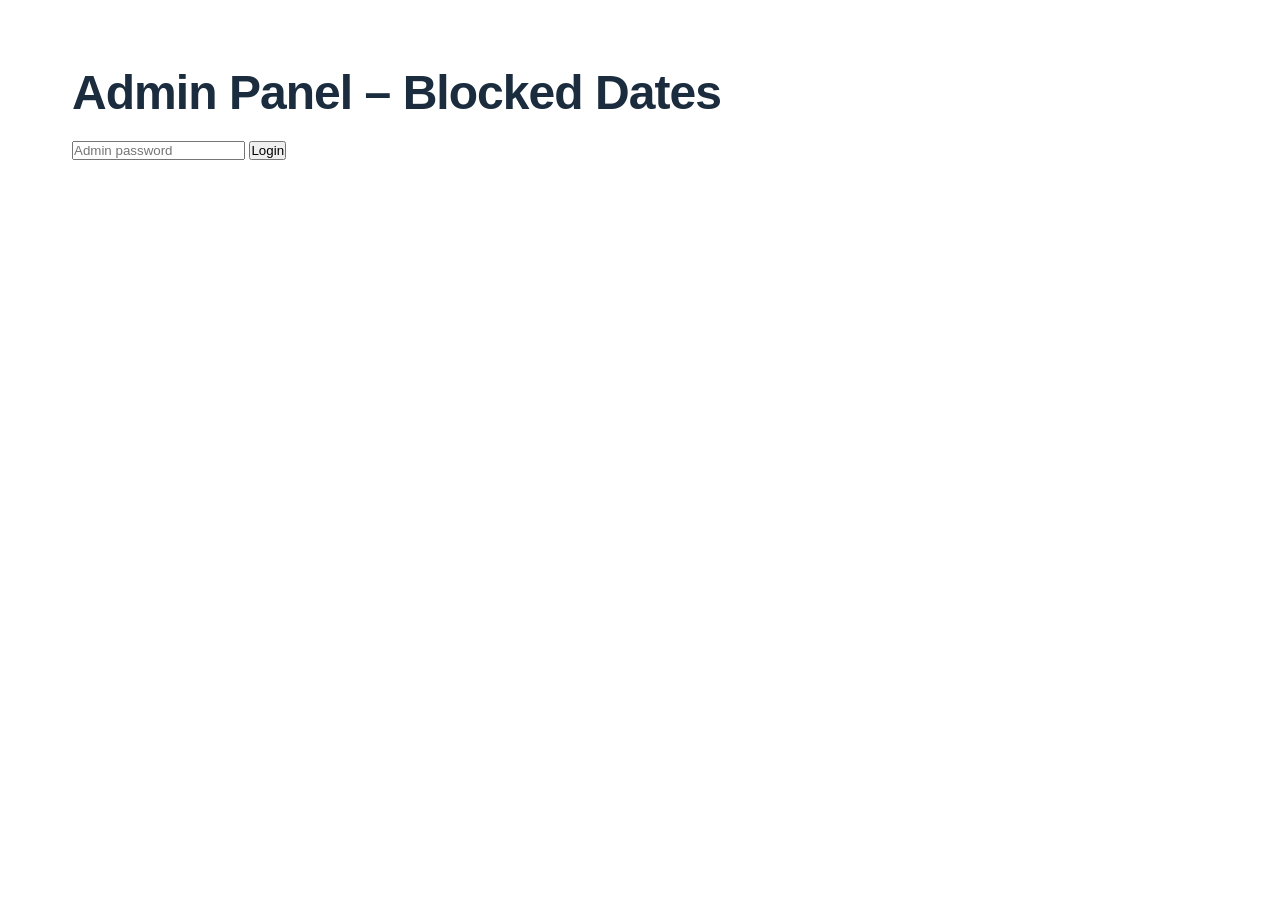
<file: admin.html>
<!DOCTYPE html>
<html>
<head><title>Admin – BoxCycle Availability</title><link rel="stylesheet" href="css/style.css"><style>.admin-container{max-width:1200px;margin:2rem auto;padding:2rem;background:#fff;border-radius:32px;}</style></head>
<body>
<div class="admin-container">
    <h1>Admin Panel – Blocked Dates</h1>
    <div id="loginSection">
        <input type="password" id="adminPass" placeholder="Admin password">
        <button onclick="authenticate()">Login</button>
    </div>
    <div id="adminContent" style="display:none;">
        <h2>Add blocked date range</h2>
        <input type="date" id="blockStart"> to <input type="date" id="blockEnd">
        <input type="text" id="blockReason" placeholder="Reason (e.g., Booked by customer)">
        <button onclick="addBlockedRange()">Block</button>
        <h2>Current blocked ranges</h2>
        <ul id="blockedList"></ul>
        <h2>Netlify Form Submissions</h2>
        <button onclick="fetchSubmissions()">Load submissions</button>
        <pre id="submissionsOutput"></pre>
    </div>
</div>
<script>
    let adminToken = '';
    function authenticate() {
        const pwd = document.getElementById('adminPass').value;
        // Simple hardcoded password – replace with env or Netlify Identity
        if(pwd === 'BoxCycleAdmin2026') {
            adminToken = pwd;
            document.getElementById('loginSection').style.display = 'none';
            document.getElementById('adminContent').style.display = 'block';
            loadBlockedRanges();
        } else { alert('Wrong password'); }
    }
    async function loadBlockedRanges() {
        const res = await fetch('/.netlify/functions/blocked-dates');
        const data = await res.json();
        const list = document.getElementById('blockedList');
        list.innerHTML = data.blockedRanges.map(r => `<li>${r.start} → ${r.end} (${r.reason})</li>`).join('');
    }
    async function addBlockedRange() {
        const start = document.getElementById('blockStart').value;
        const end = document.getElementById('blockEnd').value;
        const reason = document.getElementById('blockReason').value;
        if(!start || !end) return alert('Enter dates');
        const res = await fetch('/.netlify/functions/blocked-dates', {
            method: 'POST',
            headers: { 'Content-Type': 'application/json', 'x-admin-key': adminToken },
            body: JSON.stringify({ start, end, reason })
        });
        if(res.ok) { alert('Blocked added'); loadBlockedRanges(); }
        else alert('Error');
    }
    async function fetchSubmissions() {
        // Requires a separate function that calls Netlify API (needs NETLIFY_API_TOKEN)
        const res = await fetch('/.netlify/functions/get-submissions');
        const data = await res.json();
        document.getElementById('submissionsOutput').innerText = JSON.stringify(data, null, 2);
    }
</script>
</body>
</html>
</file>
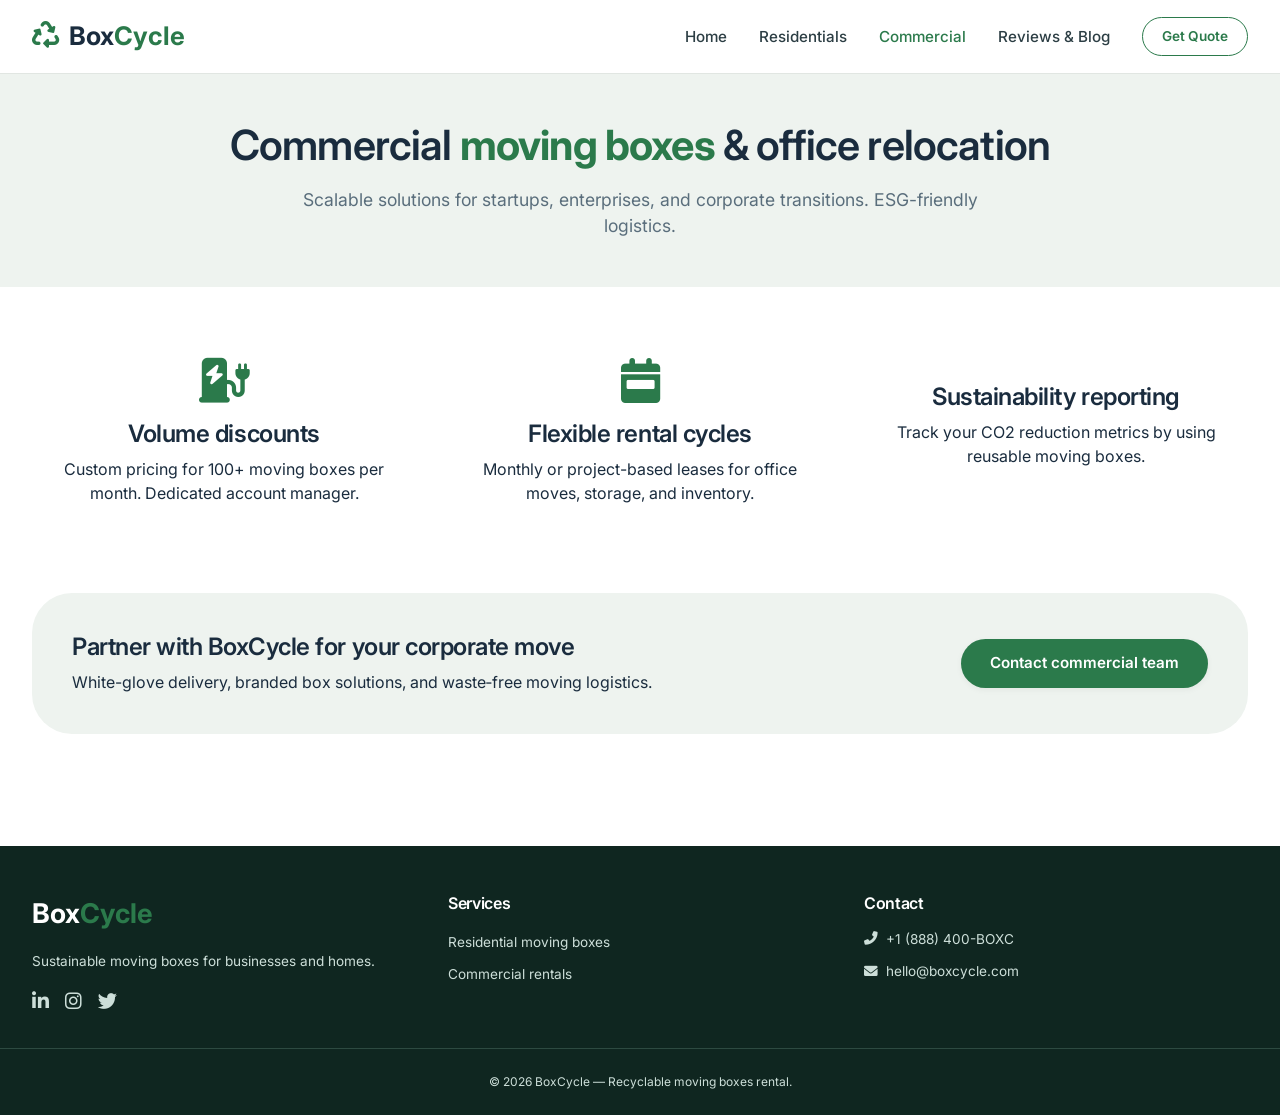
<file: commercial.html>
<!DOCTYPE html>
<html lang="en">
<head>
    <meta charset="UTF-8">
    <meta name="viewport" content="width=device-width, initial-scale=1.0">
    <title>Commercial Moving Boxes Rental – Office Relocation | BoxCycle</title>
    <meta name="description" content="Scalable reusable moving boxes for businesses. Volume discounts, ESG reporting, white-glove delivery. Reduce your office move carbon footprint.">
    <meta name="keywords" content="commercial moving boxes, office move, reusable moving boxes, corporate relocation, green moving">
    <meta name="robots" content="index, follow">
    <link rel="canonical" href="https://www.boxcycle.com/commercial.html">
    <meta property="og:title" content="Commercial Moving Boxes Rental – BoxCycle">
    <meta property="og:description" content="Eco-friendly office moving solutions. Custom rental plans for any business size.">
    <link rel="preconnect" href="https://fonts.googleapis.com">
    <link rel="preconnect" href="https://fonts.gstatic.com" crossorigin>
    <link href="https://fonts.googleapis.com/css2?family=Inter:opsz,wght@300;400;500;600;700&display=swap" rel="stylesheet">
    <link rel="stylesheet" href="https://cdnjs.cloudflare.com/ajax/libs/font-awesome/6.0.0-beta3/css/all.min.css">
    <link rel="stylesheet" href="css/style.css">
</head>
<body>

    <header class="site-header">
        <div class="container nav-container">
            <div class="logo">
                <a href="index.html">
                    <span class="logo-icon"><i class="fas fa-recycle"></i></span>
                    <span class="logo-text">Box<span class="accent">Cycle</span></span>
                </a>
            </div>
            <nav class="main-nav">
                <ul class="nav-list">
                    <li><a href="index.html" class="nav-link">Home</a></li>
                    <li><a href="residentials.html" class="nav-link">Residentials</a></li>
                    <li><a href="commercial.html" class="nav-link active">Commercial</a></li>
                    <li><a href="reviews-blog.html" class="nav-link">Reviews & Blog</a></li>
                </ul>
                <div class="nav-cta">
                    <a href="#" class="btn btn-outline" id="quoteBtn">Get Quote</a>
                </div>
            </nav>
            <button class="mobile-menu-toggle" aria-label="Menu">
                <i class="fas fa-bars"></i>
            </button>
        </div>
    </header>

    <main>
        <section class="page-hero dark-bg">
            <div class="container">
                <h1>Commercial <strong>moving boxes</strong> & office relocation</h1>
                <p>Scalable solutions for startups, enterprises, and corporate transitions. ESG-friendly logistics.</p>
            </div>
        </section>
        <section class="commercial-benefits">
            <div class="container">
                <div class="benefits-grid">
                    <div class="benefit-item">
                        <i class="fas fa-charging-station"></i>
                        <h3>Volume discounts</h3>
                        <p>Custom pricing for 100+ moving boxes per month. Dedicated account manager.</p>
                    </div>
                    <div class="benefit-item">
                        <i class="fas fa-calendar-week"></i>
                        <h3>Flexible rental cycles</h3>
                        <p>Monthly or project-based leases for office moves, storage, and inventory.</p>
                    </div>
                    <div class="benefit-item">
                        <i class="fas fa-chart-simple"></i>
                        <h3>Sustainability reporting</h3>
                        <p>Track your CO2 reduction metrics by using reusable moving boxes.</p>
                    </div>
                </div>
                <div class="commercial-cta-card">
                    <div class="cta-text">
                        <h3>Partner with BoxCycle for your corporate move</h3>
                        <p>White-glove delivery, branded box solutions, and waste‑free moving logistics.</p>
                    </div>
                    <a href="request-quote.html" class="btn btn-primary" id="commercialContactBtn">Contact commercial team</a>
                </div>
            </div>
        </section>
    </main>

    <footer class="site-footer">
        <div class="container footer-grid">
            <div class="footer-brand">
                <div class="logo-text">Box<span class="accent">Cycle</span></div>
                <p>Sustainable moving boxes for businesses and homes.</p>
                <div class="social-links">
                    <a href="#" aria-label="LinkedIn"><i class="fab fa-linkedin-in"></i></a>
                    <a href="#" aria-label="Instagram"><i class="fab fa-instagram"></i></a>
                    <a href="#" aria-label="Twitter"><i class="fab fa-twitter"></i></a>
                </div>
            </div>
            <div class="footer-links">
                <h4>Services</h4>
                <ul>
                    <li><a href="residentials.html">Residential moving boxes</a></li>
                    <li><a href="commercial.html">Commercial rentals</a></li>
                </ul>
            </div>
            <div class="footer-contact">
                <h4>Contact</h4>
                <p><i class="fas fa-phone-alt"></i> +1 (888) 400-BOXC</p>
                <p><i class="fas fa-envelope"></i> hello@boxcycle.com</p>
            </div>
        </div>
        <div class="footer-bottom">
            <p>© 2026 BoxCycle — Recyclable moving boxes rental.</p>
        </div>
    </footer>

    <script src="js/script.js"></script>
</body>
</html>
</file>
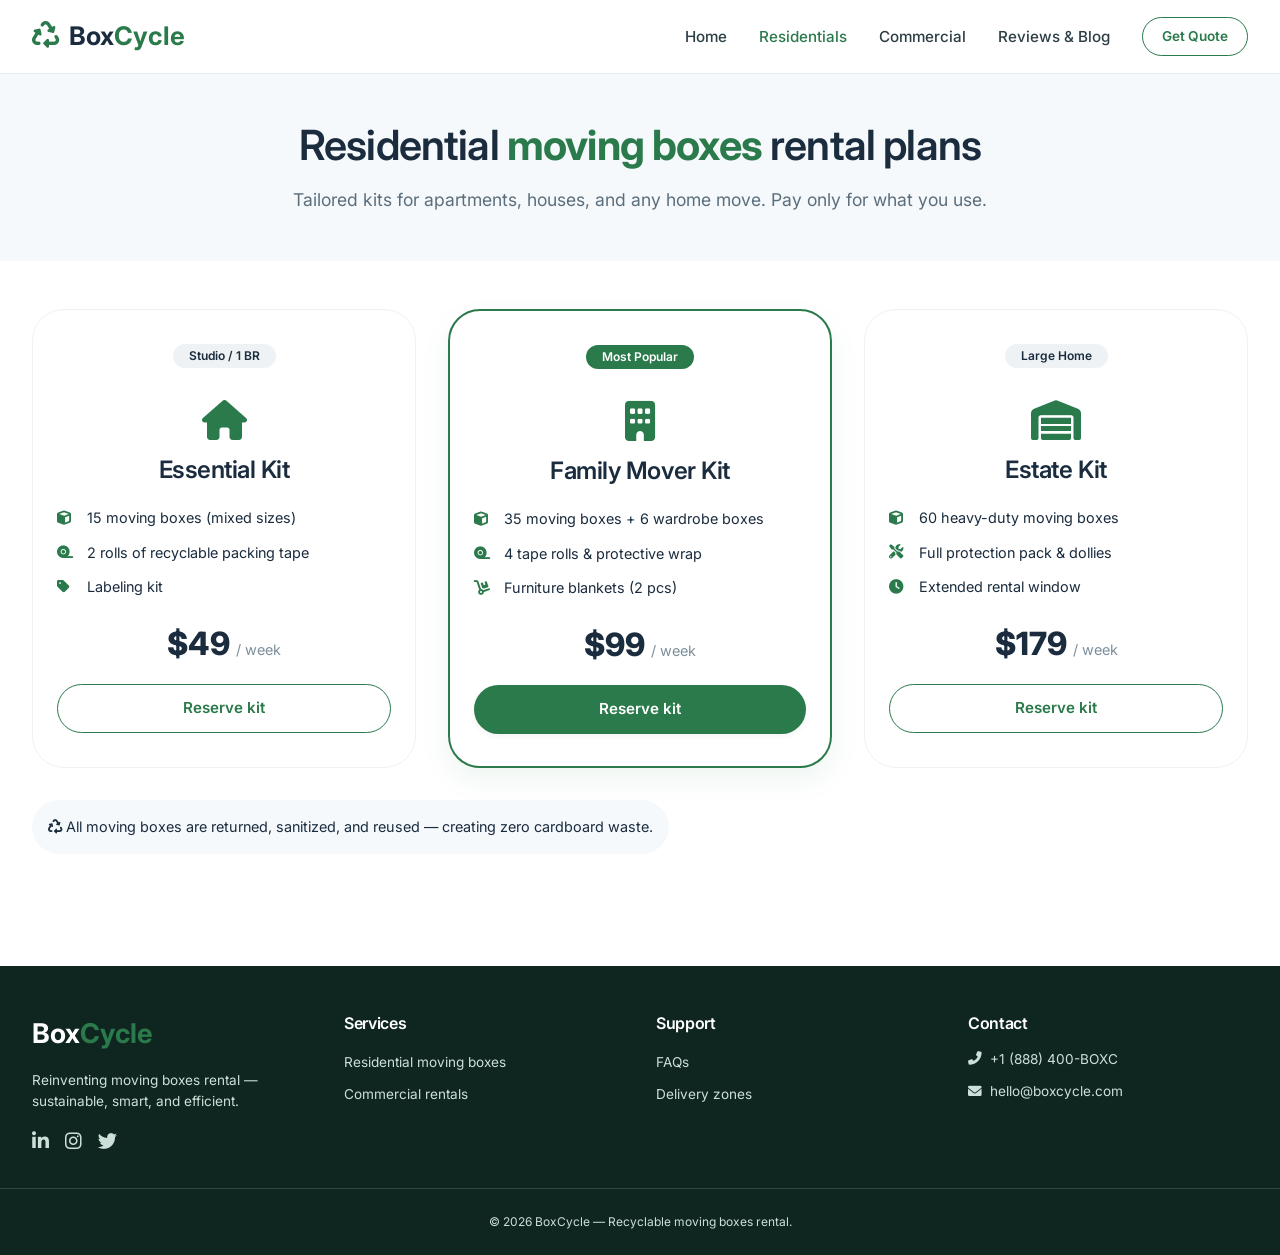
<file: residentials.html>
<!DOCTYPE html>
<html lang="en">
<head>
    <meta charset="UTF-8">
    <meta name="viewport" content="width=device-width, initial-scale=1.0">
    <title>Residential Moving Boxes Rental – Home Moving Kits | BoxCycle</title>
    <meta name="description" content="Rent moving boxes for apartments and houses. Choose our Essential, Family Mover, or Estate kits. Free delivery, recyclable boxes. Start your green move today.">
    <meta name="keywords" content="residential moving boxes, rent moving boxes, home move, reusable moving boxes, moving kits">
    <meta name="robots" content="index, follow">
    <link rel="canonical" href="https://www.boxcycle.com/residentials.html">
    <meta property="og:title" content="Residential Moving Boxes Rental – BoxCycle">
    <meta property="og:description" content="Affordable, eco-friendly moving boxes for your home. No cardboard waste.">
    <meta property="og:type" content="website">
    <link rel="preconnect" href="https://fonts.googleapis.com">
    <link rel="preconnect" href="https://fonts.gstatic.com" crossorigin>
    <link href="https://fonts.googleapis.com/css2?family=Inter:opsz,wght@14..32,300;400;500;600;700&display=swap" rel="stylesheet">
    <link rel="stylesheet" href="https://cdnjs.cloudflare.com/ajax/libs/font-awesome/6.0.0-beta3/css/all.min.css">
    <link rel="stylesheet" href="css/style.css">
</head>
<body>

    <header class="site-header">
        <div class="container nav-container">
            <div class="logo">
                <a href="index.html">
                    <span class="logo-icon"><i class="fas fa-recycle"></i></span>
                    <span class="logo-text">Box<span class="accent">Cycle</span></span>
                </a>
            </div>
            <nav class="main-nav">
                <ul class="nav-list">
                    <li><a href="index.html" class="nav-link">Home</a></li>
                    <li><a href="residentials.html" class="nav-link active">Residentials</a></li>
                    <li><a href="commercial.html" class="nav-link">Commercial</a></li>
                    <li><a href="reviews-blog.html" class="nav-link">Reviews & Blog</a></li>
                </ul>
                <div class="nav-cta">
                    <a href="#" class="btn btn-outline" id="quoteBtn">Get Quote</a>
                </div>
            </nav>
            <button class="mobile-menu-toggle" aria-label="Menu">
                <i class="fas fa-bars"></i>
            </button>
        </div>
    </header>

    <main>
        <section class="page-hero alt-bg">
            <div class="container">
                <h1>Residential <strong>moving boxes</strong> rental plans</h1>
                <p>Tailored kits for apartments, houses, and any home move. Pay only for what you use.</p>
            </div>
        </section>
        <section class="pricing-kits">
            <div class="container">
                <div class="kit-grid">
                    <div class="kit-card">
                        <div class="kit-badge">Studio / 1 BR</div>
                        <div class="kit-icon"><i class="fas fa-home"></i></div>
                        <h3>Essential Kit</h3>
                        <div class="kit-details">
                            <ul>
                                <li><i class="fas fa-cube"></i> 15 moving boxes (mixed sizes)</li>
                                <li><i class="fas fa-tape"></i> 2 rolls of recyclable packing tape</li>
                                <li><i class="fas fa-tag"></i> Labeling kit</li>
                            </ul>
                        </div>
                        <div class="kit-price">$49 <span>/ week</span></div>
                        <a href="request-quote.html" class="btn btn-outline full-width reserve-btn">Reserve kit</a>
                    </div>
                    <div class="kit-card featured">
                        <div class="kit-badge">Most Popular</div>
                        <div class="kit-icon"><i class="fas fa-building"></i></div>
                        <h3>Family Mover Kit</h3>
                        <div class="kit-details">
                            <ul>
                                <li><i class="fas fa-cube"></i> 35 moving boxes + 6 wardrobe boxes</li>
                                <li><i class="fas fa-tape"></i> 4 tape rolls & protective wrap</li>
                                <li><i class="fas fa-dolly"></i> Furniture blankets (2 pcs)</li>
                            </ul>
                        </div>
                        <div class="kit-price">$99 <span>/ week</span></div>
                        <a href="request-quote.html" class="btn btn-primary full-width reserve-btn">Reserve kit</a>
                    </div>
                    <div class="kit-card">
                        <div class="kit-badge">Large Home</div>
                        <div class="kit-icon"><i class="fas fa-warehouse"></i></div>
                        <h3>Estate Kit</h3>
                        <div class="kit-details">
                            <ul>
                                <li><i class="fas fa-cube"></i> 60 heavy-duty moving boxes</li>
                                <li><i class="fas fa-tools"></i> Full protection pack & dollies</li>
                                <li><i class="fas fa-clock"></i> Extended rental window</li>
                            </ul>
                        </div>
                        <div class="kit-price">$179 <span>/ week</span></div>
                        <a href="request-quote.html" class="btn btn-outline full-width reserve-btn">Reserve kit</a>
                    </div>
                </div>
                <div class="info-note">
                    <i class="fas fa-recycle"></i> All moving boxes are returned, sanitized, and reused — creating zero cardboard waste.
                </div>
            </div>
        </section>
    </main>

    <footer class="site-footer">
        <div class="container footer-grid">
            <div class="footer-brand">
                <div class="logo-text">Box<span class="accent">Cycle</span></div>
                <p>Reinventing moving boxes rental — sustainable, smart, and efficient.</p>
                <div class="social-links">
                    <a href="#" aria-label="LinkedIn"><i class="fab fa-linkedin-in"></i></a>
                    <a href="#" aria-label="Instagram"><i class="fab fa-instagram"></i></a>
                    <a href="#" aria-label="Twitter"><i class="fab fa-twitter"></i></a>
                </div>
            </div>
            <div class="footer-links">
                <h4>Services</h4>
                <ul>
                    <li><a href="residentials.html">Residential moving boxes</a></li>
                    <li><a href="commercial.html">Commercial rentals</a></li>
                </ul>
            </div>
            <div class="footer-links">
                <h4>Support</h4>
                <ul>
                    <li><a href="#">FAQs</a></li>
                    <li><a href="#">Delivery zones</a></li>
                </ul>
            </div>
            <div class="footer-contact">
                <h4>Contact</h4>
                <p><i class="fas fa-phone-alt"></i> +1 (888) 400-BOXC</p>
                <p><i class="fas fa-envelope"></i> hello@boxcycle.com</p>
            </div>
        </div>
        <div class="footer-bottom">
            <p>© 2026 BoxCycle — Recyclable moving boxes rental.</p>
        </div>
    </footer>

    <script src="js/script.js"></script>
</body>
</html>
</file>
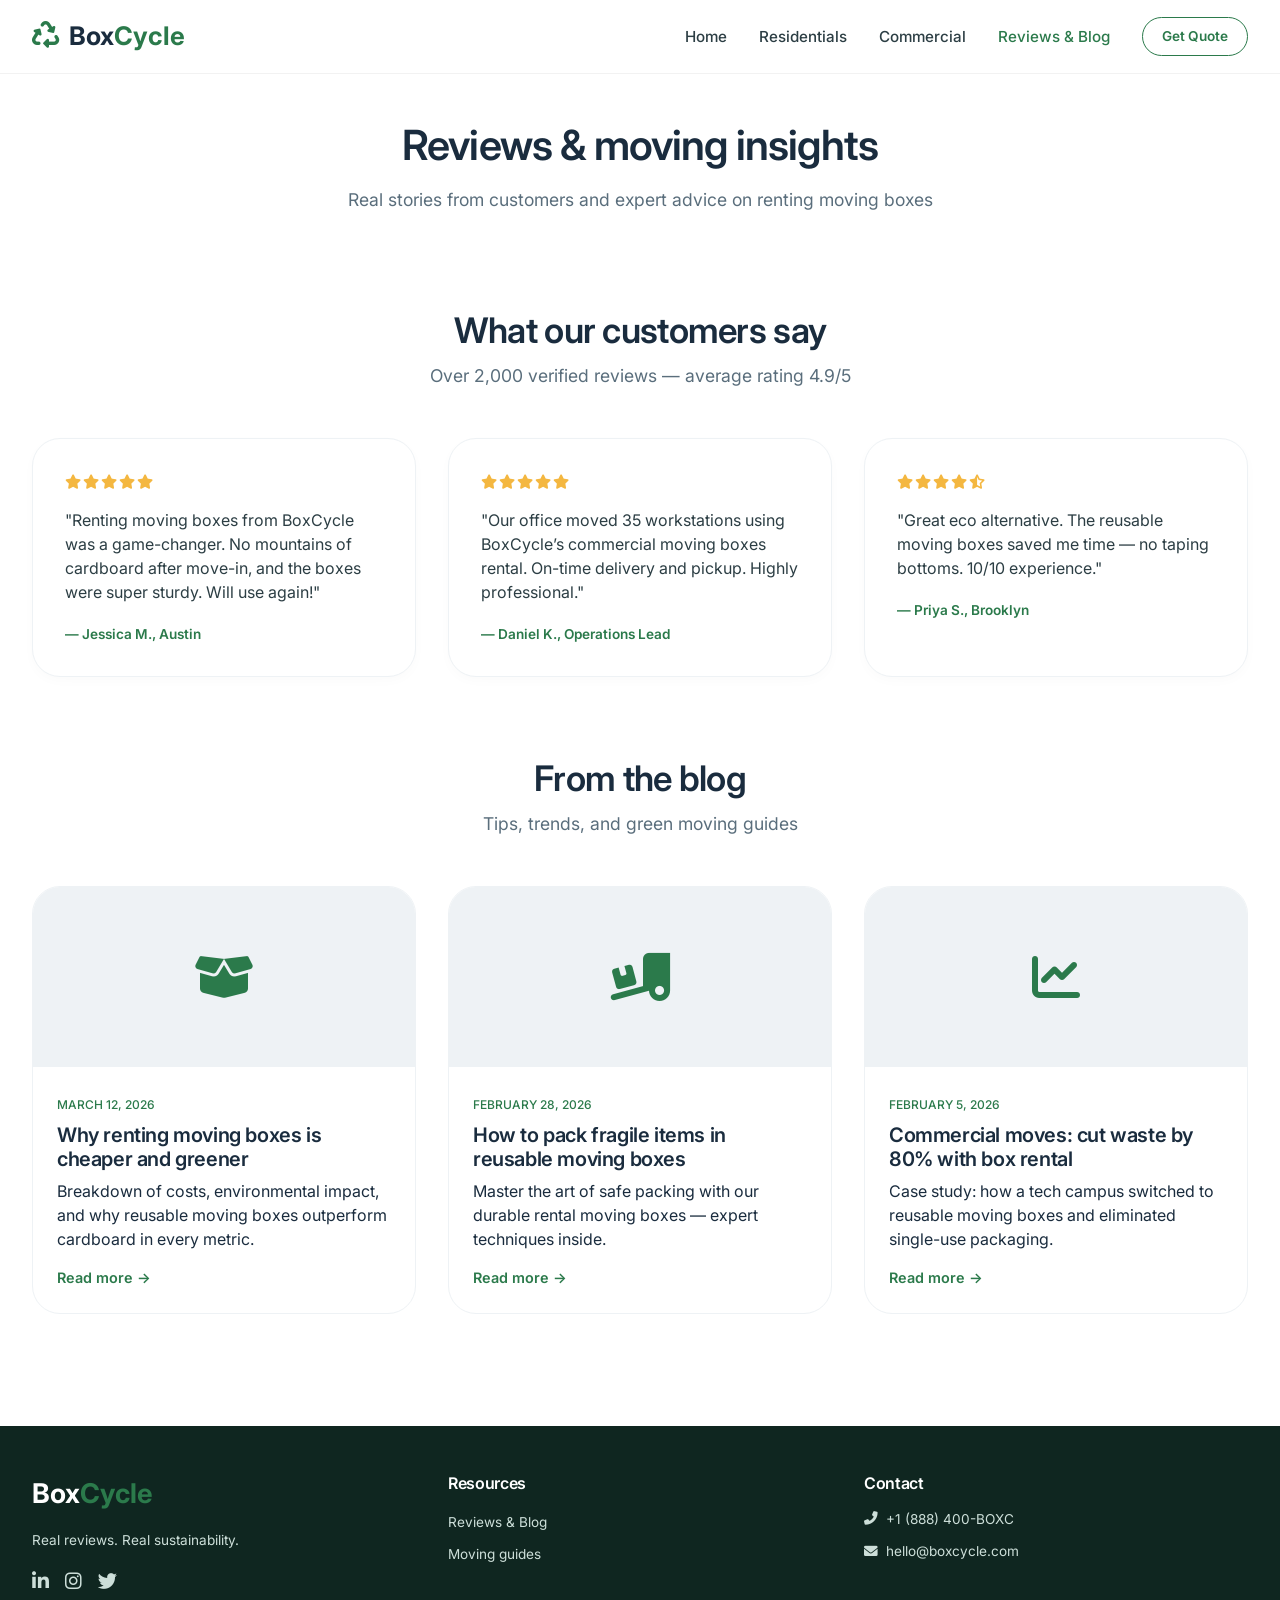
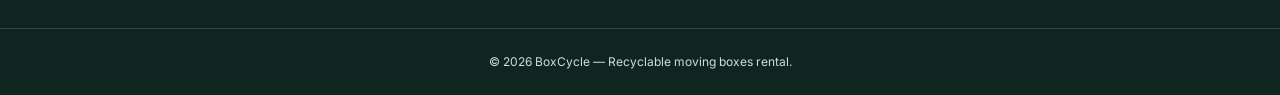
<file: reviews-blog.html>
<!DOCTYPE html>
<html lang="en">
<head>
    <meta charset="UTF-8">
    <meta name="viewport" content="width=device-width, initial-scale=1.0">
    <title>Customer Reviews & Moving Blog | BoxCycle</title>
    <meta name="description" content="Read verified reviews from customers who rented moving boxes. Plus expert blog posts on green moving, packing tips, and sustainability.">
    <meta name="keywords" content="moving boxes reviews, reusable moving boxes blog, eco moving tips, box rental testimonials">
    <meta name="robots" content="index, follow">
    <link rel="canonical" href="https://www.boxcycle.com/reviews-blog.html">
    <meta property="og:title" content="Reviews & Blog – BoxCycle">
    <meta property="og:description" content="Real customer stories and moving insights.">
    <link rel="preconnect" href="https://fonts.googleapis.com">
    <link rel="preconnect" href="https://fonts.gstatic.com" crossorigin>
    <link href="https://fonts.googleapis.com/css2?family=Inter:opsz,wght@300;400;500;600;700&display=swap" rel="stylesheet">
    <link rel="stylesheet" href="https://cdnjs.cloudflare.com/ajax/libs/font-awesome/6.0.0-beta3/css/all.min.css">
    <link rel="stylesheet" href="css/style.css">
</head>
<body>

    <header class="site-header">
        <div class="container nav-container">
            <div class="logo">
                <a href="index.html">
                    <span class="logo-icon"><i class="fas fa-recycle"></i></span>
                    <span class="logo-text">Box<span class="accent">Cycle</span></span>
                </a>
            </div>
            <nav class="main-nav">
                <ul class="nav-list">
                    <li><a href="index.html" class="nav-link">Home</a></li>
                    <li><a href="residentials.html" class="nav-link">Residentials</a></li>
                    <li><a href="commercial.html" class="nav-link">Commercial</a></li>
                    <li><a href="reviews-blog.html" class="nav-link active">Reviews & Blog</a></li>
                </ul>
                <div class="nav-cta">
                    <a href="#" class="btn btn-outline" id="quoteBtn">Get Quote</a>
                </div>
            </nav>
            <button class="mobile-menu-toggle" aria-label="Menu">
                <i class="fas fa-bars"></i>
            </button>
        </div>
    </header>

    <main>
        <section class="page-hero">
            <div class="container">
                <h1>Reviews & moving insights</h1>
                <p>Real stories from customers and expert advice on renting moving boxes</p>
            </div>
        </section>

        <section class="reviews-section">
            <div class="container">
                <div class="section-title">
                    <h2>What our customers say</h2>
                    <p>Over 2,000 verified reviews — average rating 4.9/5</p>
                </div>
                <div class="reviews-grid">
                    <div class="review-card">
                        <div class="rating">
                            <i class="fas fa-star"></i><i class="fas fa-star"></i><i class="fas fa-star"></i><i class="fas fa-star"></i><i class="fas fa-star"></i>
                        </div>
                        <p>"Renting moving boxes from BoxCycle was a game-changer. No mountains of cardboard after move-in, and the boxes were super sturdy. Will use again!"</p>
                        <div class="reviewer">— Jessica M., Austin</div>
                    </div>
                    <div class="review-card">
                        <div class="rating">
                            <i class="fas fa-star"></i><i class="fas fa-star"></i><i class="fas fa-star"></i><i class="fas fa-star"></i><i class="fas fa-star"></i>
                        </div>
                        <p>"Our office moved 35 workstations using BoxCycle’s commercial moving boxes rental. On-time delivery and pickup. Highly professional."</p>
                        <div class="reviewer">— Daniel K., Operations Lead</div>
                    </div>
                    <div class="review-card">
                        <div class="rating">
                            <i class="fas fa-star"></i><i class="fas fa-star"></i><i class="fas fa-star"></i><i class="fas fa-star"></i><i class="fas fa-star-half-alt"></i>
                        </div>
                        <p>"Great eco alternative. The reusable moving boxes saved me time — no taping bottoms. 10/10 experience."</p>
                        <div class="reviewer">— Priya S., Brooklyn</div>
                    </div>
                </div>
            </div>
        </section>

        <section class="blog-section">
            <div class="container">
                <div class="section-title">
                    <h2>From the blog</h2>
                    <p>Tips, trends, and green moving guides</p>
                </div>
                <div class="blog-grid">
                    <article class="blog-card">
                        <div class="blog-image-placeholder"><i class="fas fa-box-open"></i></div>
                        <div class="blog-content">
                            <span class="blog-date">March 12, 2026</span>
                            <h3>Why renting moving boxes is cheaper and greener</h3>
                            <p>Breakdown of costs, environmental impact, and why reusable moving boxes outperform cardboard in every metric.</p>
                            <a href="#" class="read-more">Read more →</a>
                        </div>
                    </article>
                    <article class="blog-card">
                        <div class="blog-image-placeholder"><i class="fas fa-truck-ramp-box"></i></div>
                        <div class="blog-content">
                            <span class="blog-date">February 28, 2026</span>
                            <h3>How to pack fragile items in reusable moving boxes</h3>
                            <p>Master the art of safe packing with our durable rental moving boxes — expert techniques inside.</p>
                            <a href="#" class="read-more">Read more →</a>
                        </div>
                    </article>
                    <article class="blog-card">
                        <div class="blog-image-placeholder"><i class="fas fa-chart-line"></i></div>
                        <div class="blog-content">
                            <span class="blog-date">February 5, 2026</span>
                            <h3>Commercial moves: cut waste by 80% with box rental</h3>
                            <p>Case study: how a tech campus switched to reusable moving boxes and eliminated single-use packaging.</p>
                            <a href="#" class="read-more">Read more →</a>
                        </div>
                    </article>
                </div>
            </div>
        </section>
    </main>

    <footer class="site-footer">
        <div class="container footer-grid">
            <div class="footer-brand">
                <div class="logo-text">Box<span class="accent">Cycle</span></div>
                <p>Real reviews. Real sustainability.</p>
                <div class="social-links">
                    <a href="#" aria-label="LinkedIn"><i class="fab fa-linkedin-in"></i></a>
                    <a href="#" aria-label="Instagram"><i class="fab fa-instagram"></i></a>
                    <a href="#" aria-label="Twitter"><i class="fab fa-twitter"></i></a>
                </div>
            </div>
            <div class="footer-links">
                <h4>Resources</h4>
                <ul>
                    <li><a href="reviews-blog.html">Reviews & Blog</a></li>
                    <li><a href="#">Moving guides</a></li>
                </ul>
            </div>
            <div class="footer-contact">
                <h4>Contact</h4>
                <p><i class="fas fa-phone-alt"></i> +1 (888) 400-BOXC</p>
                <p><i class="fas fa-envelope"></i> hello@boxcycle.com</p>
            </div>
        </div>
        <div class="footer-bottom">
            <p>© 2026 BoxCycle — Recyclable moving boxes rental.</p>
        </div>
    </footer>

    <script src="js/script.js"></script>
</body>
</html>
</file>
<file: css/style.css>
* {
    margin: 0;
    padding: 0;
    box-sizing: border-box;
}
body {
    font-family: 'Inter', sans-serif;
    background-color: #ffffff;
    color: #1a2c3e;
    line-height: 1.5;
    scroll-behavior: smooth;
}
.container {
    max-width: 1280px;
    margin: 0 auto;
    padding: 0 32px;
}
h1, h2, h3, h4 {
    font-weight: 600;
    line-height: 1.2;
    letter-spacing: -0.02em;
}
h1 { font-size: 3rem; margin-bottom: 1rem; }
h2 { font-size: 2rem; margin-bottom: 0.75rem; }
h3 { font-size: 1.5rem; margin-bottom: 0.5rem; }
.section-title {
    text-align: center;
    margin-bottom: 3rem;
}
.section-title h2 {
    font-size: 2.2rem;
    margin-bottom: 0.75rem;
}
.section-title p {
    color: #5a6e7c;
    font-size: 1.1rem;
}
.highlight, .accent { color: #2b7a4b; }
strong { color: #2b7a4b; font-weight: 700; }
.btn {
    display: inline-flex;
    align-items: center;
    justify-content: center;
    gap: 0.5rem;
    padding: 0.75rem 1.75rem;
    font-weight: 600;
    border-radius: 40px;
    text-decoration: none;
    transition: all 0.25s ease;
    font-size: 0.95rem;
    cursor: pointer;
    border: 1px solid transparent;
}
.btn-primary {
    background-color: #2b7a4b;
    color: white;
    box-shadow: 0 2px 6px rgba(0,0,0,0.05);
}
.btn-primary:hover {
    background-color: #1f5f3a;
    transform: translateY(-2px);
    box-shadow: 0 8px 20px rgba(43,122,75,0.2);
}
.btn-secondary {
    background-color: #eef2f5;
    color: #1a2c3e;
    border: 1px solid #d0dae0;
}
.btn-secondary:hover {
    background-color: #e2e9ef;
    transform: translateY(-2px);
}
.btn-outline {
    background: transparent;
    border-color: #2b7a4b;
    color: #2b7a4b;
}
.btn-outline:hover {
    background: #2b7a4b10;
    border-color: #1f5f3a;
}
.full-width { width: 100%; justify-content: center; }
.site-header {
    background: #ffffff;
    box-shadow: 0 1px 0 rgba(0,0,0,0.05);
    position: sticky;
    top: 0;
    z-index: 1000;
}
.nav-container {
    display: flex;
    justify-content: space-between;
    align-items: center;
    padding: 1rem 32px;
}
.logo a {
    display: flex;
    align-items: center;
    gap: 10px;
    text-decoration: none;
    font-size: 1.6rem;
    font-weight: 700;
    color: #1a2c3e;
}
.logo-icon { font-size: 1.7rem; color: #2b7a4b; }
.logo-text .accent { color: #2b7a4b; }
.main-nav {
    display: flex;
    align-items: center;
    gap: 2rem;
}
.nav-list {
    display: flex;
    list-style: none;
    gap: 2rem;
}
.nav-link {
    text-decoration: none;
    font-weight: 500;
    color: #2c3e44;
    transition: color 0.2s;
    font-size: 0.95rem;
}
.nav-link:hover, .nav-link.active { color: #2b7a4b; }
.nav-cta .btn-outline { padding: 0.5rem 1.2rem; font-size: 0.85rem; }
.mobile-menu-toggle {
    display: none;
    background: none;
    border: none;
    font-size: 1.6rem;
    cursor: pointer;
    color: #1a2c3e;
}
/* Hero */
.hero {
    padding: 4rem 0 3rem;
    background: linear-gradient(135deg, #fafcfb 0%, #ffffff 100%);
}
.hero-grid {
    display: grid;
    grid-template-columns: 1fr 0.9fr;
    gap: 3rem;
    align-items: center;
}
.hero-text h1 { font-size: 3.2rem; line-height: 1.2; margin-bottom: 1.5rem; }
.hero-text p { font-size: 1.1rem; color: #4a5b68; margin-bottom: 2rem; }
.hero-buttons { display: flex; gap: 1rem; margin-bottom: 2rem; }
.hero-stats {
    display: flex;
    gap: 2rem;
    border-top: 1px solid #e2e8f0;
    padding-top: 1.5rem;
}
.hero-stats div span {
    font-weight: 800;
    font-size: 1.5rem;
    display: block;
    color: #1f5f3a;
}
.hero-visual { display: flex; justify-content: center; }
.hero-card-stack {
    background: #eef2f5;
    width: 280px;
    height: 280px;
    border-radius: 40px;
    display: flex;
    align-items: center;
    justify-content: center;
    position: relative;
    box-shadow: 0 20px 35px -12px rgba(0,0,0,0.1);
}
.hero-card-stack i { font-size: 7rem; color: #2b7a4b; opacity: 0.8; }
.floating-badge {
    position: absolute;
    bottom: 20px;
    background: white;
    padding: 0.4rem 1rem;
    border-radius: 50px;
    font-weight: 600;
    font-size: 0.8rem;
    box-shadow: 0 4px 12px rgba(0,0,0,0.05);
}
/* Features */
.features { padding: 4rem 0; background: #ffffff; }
.features-grid {
    display: grid;
    grid-template-columns: repeat(auto-fit, minmax(260px, 1fr));
    gap: 2rem;
}
.feature-card {
    background: #ffffff;
    padding: 1.8rem;
    border-radius: 28px;
    border: 1px solid #eef2f5;
    transition: all 0.25s;
    box-shadow: 0 4px 10px rgba(0,0,0,0.02);
}
.feature-card:hover {
    transform: translateY(-5px);
    border-color: #cbdde6;
    box-shadow: 0 12px 28px rgba(0,0,0,0.05);
}
.feature-card i { font-size: 2.5rem; color: #2b7a4b; margin-bottom: 1rem; }
.feature-card h3 { font-size: 1.3rem; margin-bottom: 0.5rem; }
.feature-card p { color: #5a6e7c; font-size: 0.95rem; }
/* Locations + Map */
.locations-section { padding: 3rem 0 5rem; background: #f9fbfc; }
.map-card {
    background: white;
    border-radius: 28px;
    overflow: hidden;
    box-shadow: 0 8px 24px rgba(0,0,0,0.05);
    display: grid;
    grid-template-columns: 2fr 1fr;
}
#location-map { height: 380px; width: 100%; background: #eef2f5; z-index: 1; }
.map-locations-list {
    padding: 2rem;
    background: #ffffff;
    display: flex;
    flex-direction: column;
    gap: 1rem;
}
.map-locations-list div {
    display: flex;
    align-items: center;
    gap: 0.75rem;
    font-size: 0.95rem;
    color: #1a2c3e;
}
.map-locations-list i { color: #2b7a4b; width: 22px; }
.cta-section {
    background: #2b7a4b0c;
    padding: 4rem 0;
    text-align: center;
    border-top: 1px solid #e2e8f0;
    border-bottom: 1px solid #e2e8f0;
}
.cta-section h3 { font-size: 1.8rem; margin-bottom: 1.5rem; }
/* Page hero (secondary) */
.page-hero { padding: 3rem 0; text-align: center; background: #ffffff; }
.page-hero.alt-bg { background: #f6f9fc; }
.page-hero.dark-bg { background: #eef3ef; }
.page-hero h1 { font-size: 2.6rem; }
.page-hero p { font-size: 1.1rem; color: #5a6e7c; max-width: 700px; margin: 0 auto; }
/* Residential kits */
.pricing-kits { padding: 3rem 0 5rem; }
.kit-grid {
    display: grid;
    grid-template-columns: repeat(auto-fit, minmax(280px, 1fr));
    gap: 2rem;
    margin-bottom: 2rem;
}
.kit-card {
    background: white;
    border-radius: 32px;
    padding: 2rem 1.5rem;
    border: 1px solid #eef2f5;
    transition: 0.2s;
    text-align: center;
    position: relative;
}
.kit-card.featured { border: 2px solid #2b7a4b; box-shadow: 0 12px 28px rgba(43,122,75,0.08); }
.kit-badge {
    display: inline-block;
    background: #eef2f5;
    padding: 0.2rem 1rem;
    border-radius: 40px;
    font-size: 0.75rem;
    font-weight: 600;
    margin-bottom: 1rem;
}
.kit-card.featured .kit-badge { background: #2b7a4b; color: white; }
.kit-icon i { font-size: 2.5rem; color: #2b7a4b; margin: 1rem 0; }
.kit-details ul { text-align: left; list-style: none; margin: 1rem 0; }
.kit-details li {
    padding: 0.4rem 0;
    display: flex;
    align-items: center;
    gap: 0.6rem;
    font-size: 0.9rem;
}
.kit-details li i { width: 20px; color: #2b7a4b; font-size: 0.9rem; }
.kit-price { font-size: 2rem; font-weight: 800; margin: 1rem 0; }
.kit-price span { font-size: 0.9rem; font-weight: 400; color: #7c8e9a; }
.info-note {
    background: #f6f9fc;
    border-radius: 60px;
    padding: 1rem;
    text-align: center;
    font-size: 0.9rem;
    display: inline-block;
    width: auto;
    margin: 0 auto;
}
/* Commercial */
.commercial-benefits { padding: 3rem 0 5rem; }
.benefits-grid {
    display: grid;
    grid-template-columns: repeat(auto-fit, minmax(240px, 1fr));
    gap: 2rem;
    margin-bottom: 4rem;
}
.benefit-item { text-align: center; padding: 1.5rem; }
.benefit-item i { font-size: 2.8rem; color: #2b7a4b; margin-bottom: 1rem; }
.commercial-cta-card {
    background: #eef3ef;
    border-radius: 40px;
    padding: 2.5rem;
    display: flex;
    justify-content: space-between;
    align-items: center;
    flex-wrap: wrap;
    gap: 1.5rem;
}
.commercial-cta-card .cta-text h3 { margin-bottom: 0.5rem; }
/* Reviews & Blog */
.reviews-section { padding: 3rem 0 2rem; }
.reviews-grid {
    display: grid;
    grid-template-columns: repeat(auto-fit, minmax(300px, 1fr));
    gap: 2rem;
}
.review-card {
    background: #ffffff;
    border-radius: 28px;
    padding: 2rem;
    border: 1px solid #eef2f5;
    box-shadow: 0 4px 12px rgba(0,0,0,0.02);
}
.rating { color: #f4b740; margin-bottom: 1rem; font-size: 0.9rem; letter-spacing: 2px; }
.review-card p { margin-bottom: 1.2rem; color: #2c3e44; }
.reviewer { font-weight: 600; font-size: 0.85rem; color: #2b7a4b; }
.blog-section { padding: 3rem 0 5rem; }
.blog-grid {
    display: grid;
    grid-template-columns: repeat(auto-fit, minmax(300px, 1fr));
    gap: 2rem;
}
.blog-card {
    background: white;
    border-radius: 28px;
    overflow: hidden;
    border: 1px solid #eef2f5;
    transition: 0.2s;
}
.blog-card:hover { transform: translateY(-4px); box-shadow: 0 16px 30px rgba(0,0,0,0.05); }
.blog-image-placeholder {
    background: #eef2f5;
    height: 180px;
    display: flex;
    align-items: center;
    justify-content: center;
    font-size: 3rem;
    color: #2b7a4b;
}
.blog-content { padding: 1.5rem; }
.blog-date { font-size: 0.75rem; text-transform: uppercase; color: #2b7a4b; font-weight: 500; }
.blog-content h3 { font-size: 1.25rem; margin: 0.5rem 0; }
.read-more {
    display: inline-block;
    margin-top: 1rem;
    text-decoration: none;
    font-weight: 600;
    color: #2b7a4b;
    font-size: 0.9rem;
}
/* Footer */
.site-footer {
    background: #0f2620;
    color: #cddfd9;
    padding-top: 3rem;
    margin-top: 2rem;
}
.footer-grid {
    display: grid;
    grid-template-columns: repeat(auto-fit, minmax(200px, 1fr));
    gap: 2rem;
    padding-bottom: 2rem;
}
.footer-brand .logo-text {
    font-size: 1.7rem;
    font-weight: 700;
    color: white;
    margin-bottom: 1rem;
}
.footer-brand p { margin: 0.5rem 0 1rem; font-size: 0.85rem; }
.social-links { display: flex; gap: 1rem; }
.social-links a { color: #cddfd9; font-size: 1.2rem; transition: color 0.2s; }
.social-links a:hover { color: white; }
.footer-links h4, .footer-contact h4 { font-size: 1rem; margin-bottom: 1rem; color: white; }
.footer-links ul { list-style: none; }
.footer-links li { margin-bottom: 0.5rem; }
.footer-links a { text-decoration: none; color: #cddfd9; font-size: 0.85rem; }
.footer-links a:hover { color: white; }
.footer-contact p {
    display: flex;
    align-items: center;
    gap: 0.5rem;
    font-size: 0.85rem;
    margin-bottom: 0.75rem;
}
.footer-bottom {
    text-align: center;
    padding: 1.5rem 0;
    border-top: 1px solid #2d4a41;
    font-size: 0.75rem;
}
/* Responsive */
@media (max-width: 992px) {
    .hero-grid { grid-template-columns: 1fr; text-align: center; }
    .hero-stats { justify-content: center; }
    .hero-buttons { justify-content: center; }
    .map-card { grid-template-columns: 1fr; }
    .commercial-cta-card { flex-direction: column; text-align: center; }
}
@media (max-width: 768px) {
    .container { padding: 0 24px; }
    .main-nav {
        position: fixed;
        top: 70px;
        left: -100%;
        flex-direction: column;
        background: white;
        width: 80%;
        height: calc(100vh - 70px);
        box-shadow: 4px 0 20px rgba(0,0,0,0.1);
        padding: 2rem;
        transition: left 0.3s ease;
        z-index: 999;
        align-items: flex-start;
        gap: 2rem;
    }
    .main-nav.nav-open { left: 0; }
    .nav-list { flex-direction: column; gap: 1.5rem; }
    .mobile-menu-toggle { display: block; }
    h1 { font-size: 2.2rem; }
    .section-title h2 { font-size: 1.8rem; }
    .kit-grid, .reviews-grid, .blog-grid { grid-template-columns: 1fr; }
}
@media (max-width: 480px) {
    .hero-stats { flex-direction: column; align-items: center; gap: 1rem; }
    .hero-buttons { flex-direction: column; width: 100%; }
    .btn { width: 100%; text-align: center; }
    .footer-grid { grid-template-columns: 1fr; text-align: center; }
    .social-links { justify-content: center; }
    .footer-contact p { justify-content: center; }
}
</file>
